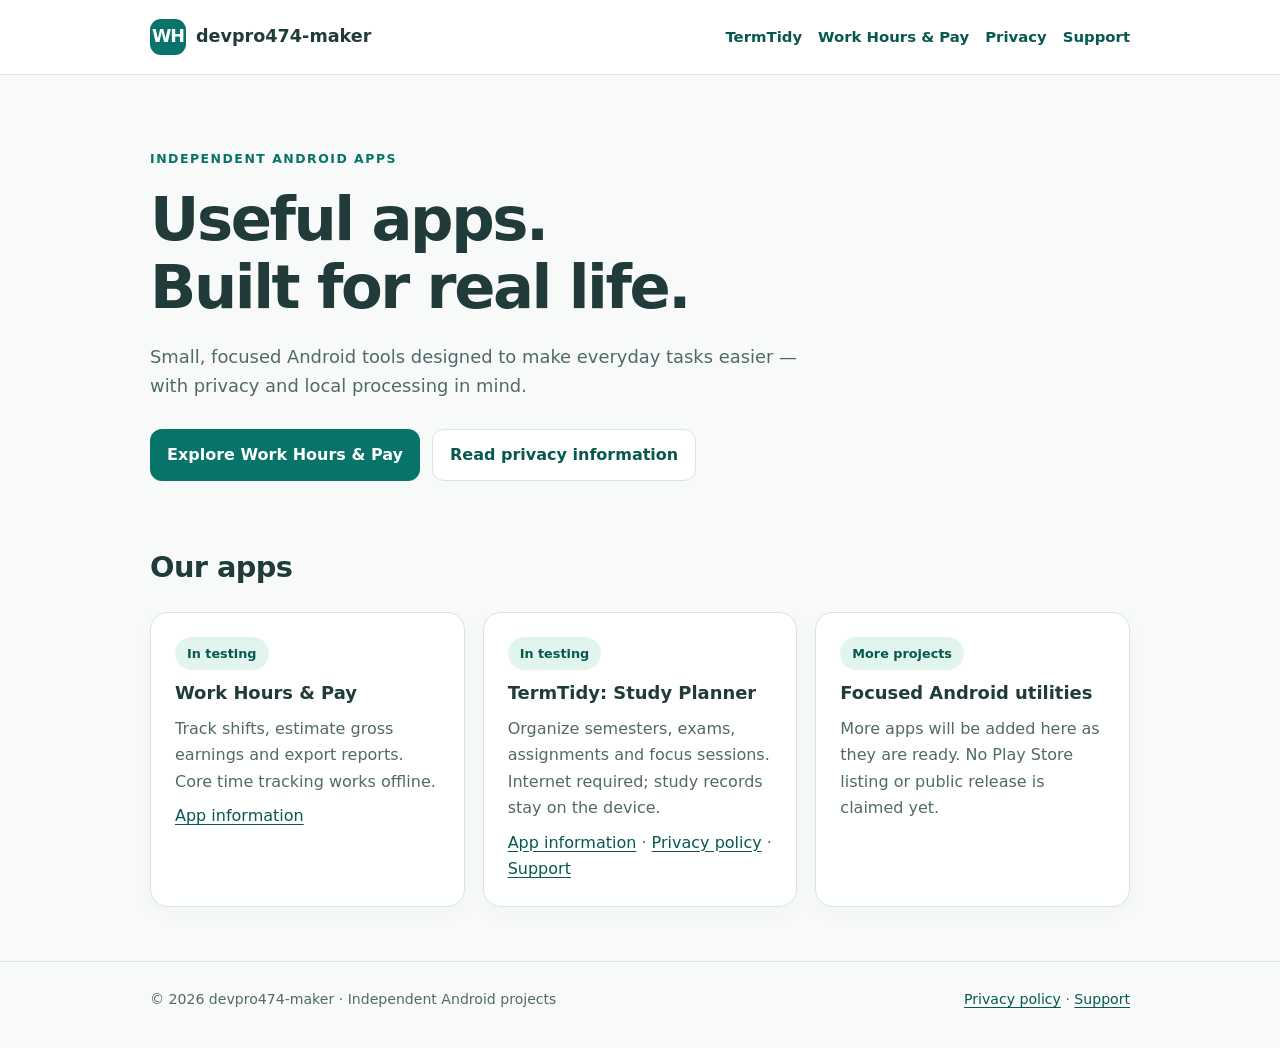
<file: index.html>
<!doctype html>
<html lang="en"><head><meta charset="utf-8"><meta name="viewport" content="width=device-width, initial-scale=1">
<meta name="robots" content="index,follow"><meta name="theme-color" content="#087369"><meta name="description" content="Developer site for Work Hours & Pay and TermTidy: Study Planner.">
<title>Android apps | devpro474-maker</title><link rel="stylesheet" href="assets/site.css"></head>
<body><a class="skip" href="#main">Skip to content</a>
<header><nav class="container" aria-label="Main navigation"><a class="brand" href="index.html"><span class="logo" aria-hidden="true">WH</span>devpro474-maker</a>
<div class="links"><a href="termtidy/">TermTidy</a><a href="work-hours-pay/">Work Hours &amp; Pay</a><a href="work-hours-pay/privacy-policy/">Privacy</a><a href="work-hours-pay/support/">Support</a></div></nav></header>
<main id="main"><section class="hero container"><span class="eyebrow">Independent Android apps</span><h1>Useful apps.<br>Built for real life.</h1>
<p class="lead">Small, focused Android tools designed to make everyday tasks easier — with privacy and local processing in mind.</p>
<div class="actions"><a class="btn" href="work-hours-pay/">Explore Work Hours &amp; Pay</a><a class="btn ghost" href="work-hours-pay/privacy-policy/">Read privacy information</a></div></section>
<section class="container"><h2>Our apps</h2><div class="grid"><article class="card"><span class="tag">In testing</span><h3>Work Hours &amp; Pay</h3>
<p>Track shifts, estimate gross earnings and export reports. Core time tracking works offline.</p><p><a href="work-hours-pay/">App information</a></p></article>
<article class="card"><span class="tag">In testing</span><h3>TermTidy: Study Planner</h3><p>Organize semesters, exams, assignments and focus sessions. Internet required; study records stay on the device.</p><p><a href="termtidy/">App information</a> · <a href="termtidy/privacy-policy/">Privacy policy</a> · <a href="termtidy/support/">Support</a></p></article>
<article class="card"><span class="tag">More projects</span><h3>Focused Android utilities</h3>
<p>More apps will be added here as they are ready. No Play Store listing or public release is claimed yet.</p></article></div></section></main><footer class="footer"><div class="container"><span>© 2026 devpro474-maker · Independent Android projects</span>
<span><a href="work-hours-pay/privacy-policy/">Privacy policy</a> · <a href="work-hours-pay/support/">Support</a></span></div></footer></body></html>
</file>
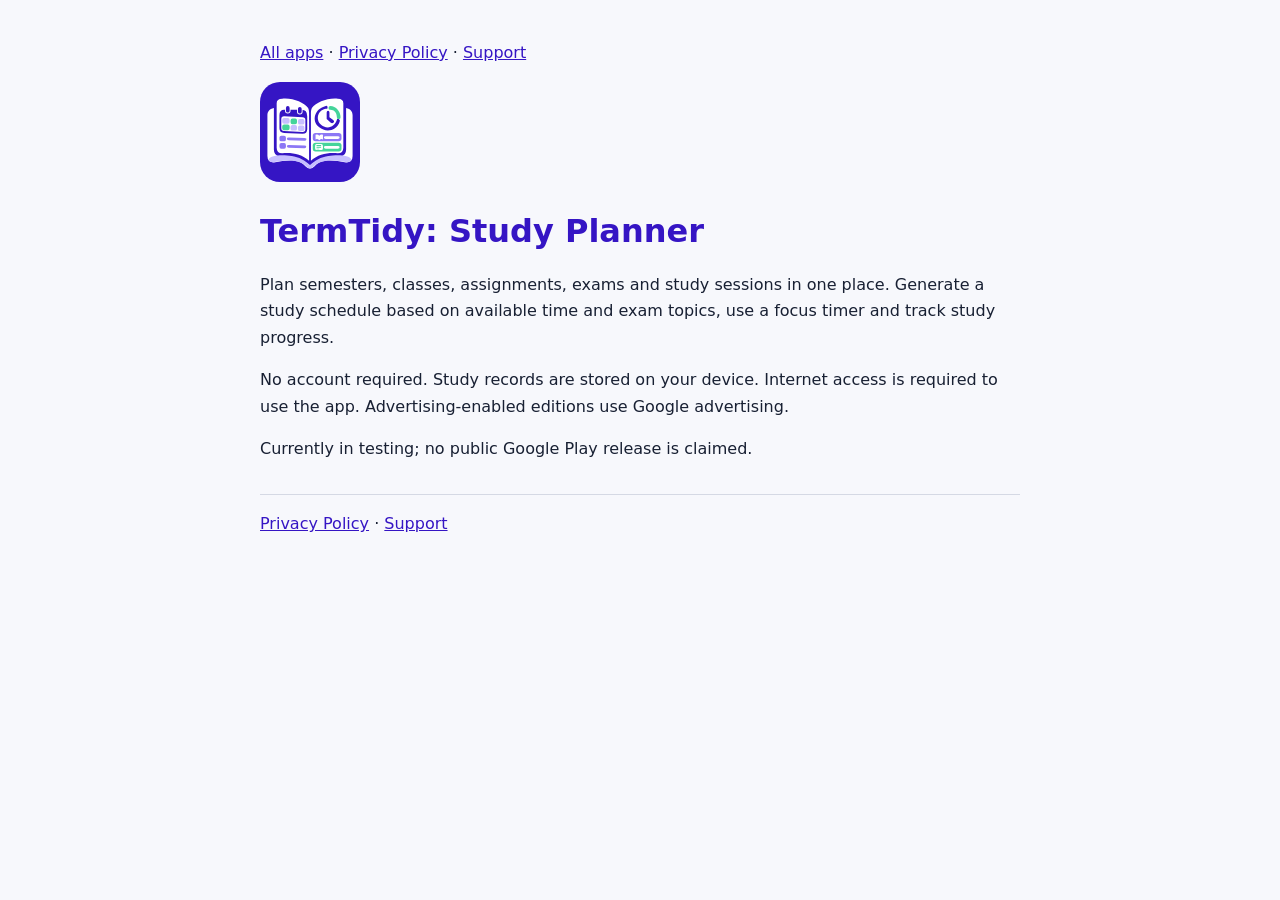
<file: termtidy/index.html>
<!doctype html><html lang="en"><head><meta charset="utf-8"><meta name="viewport" content="width=device-width, initial-scale=1"><title>TermTidy: Study Planner</title><style>body{margin:0;background:#f7f8fc;color:#182033;font:16px/1.65 system-ui,sans-serif}main{max-width:760px;margin:auto;padding:40px 24px 64px}h1,h2,a{color:#3515c4}h1{line-height:1.2}img{border-radius:20px}footer{margin-top:2rem;border-top:1px solid #d5d9e4;padding-top:1rem}a{overflow-wrap:anywhere}</style></head><body><main><nav><a href="../">All apps</a> · <a href="privacy-policy/">Privacy Policy</a> · <a href="support/">Support</a></nav><p><img src="icon.svg" width="100" height="100" alt="TermTidy icon"></p><h1>TermTidy: Study Planner</h1><p>Plan semesters, classes, assignments, exams and study sessions in one place. Generate a study schedule based on available time and exam topics, use a focus timer and track study progress.</p><p>No account required. Study records are stored on your device. Internet access is required to use the app. Advertising-enabled editions use Google advertising.</p><p>Currently in testing; no public Google Play release is claimed.</p><footer><a href="privacy-policy/">Privacy Policy</a> · <a href="support/">Support</a></footer></main></body></html>
</file>
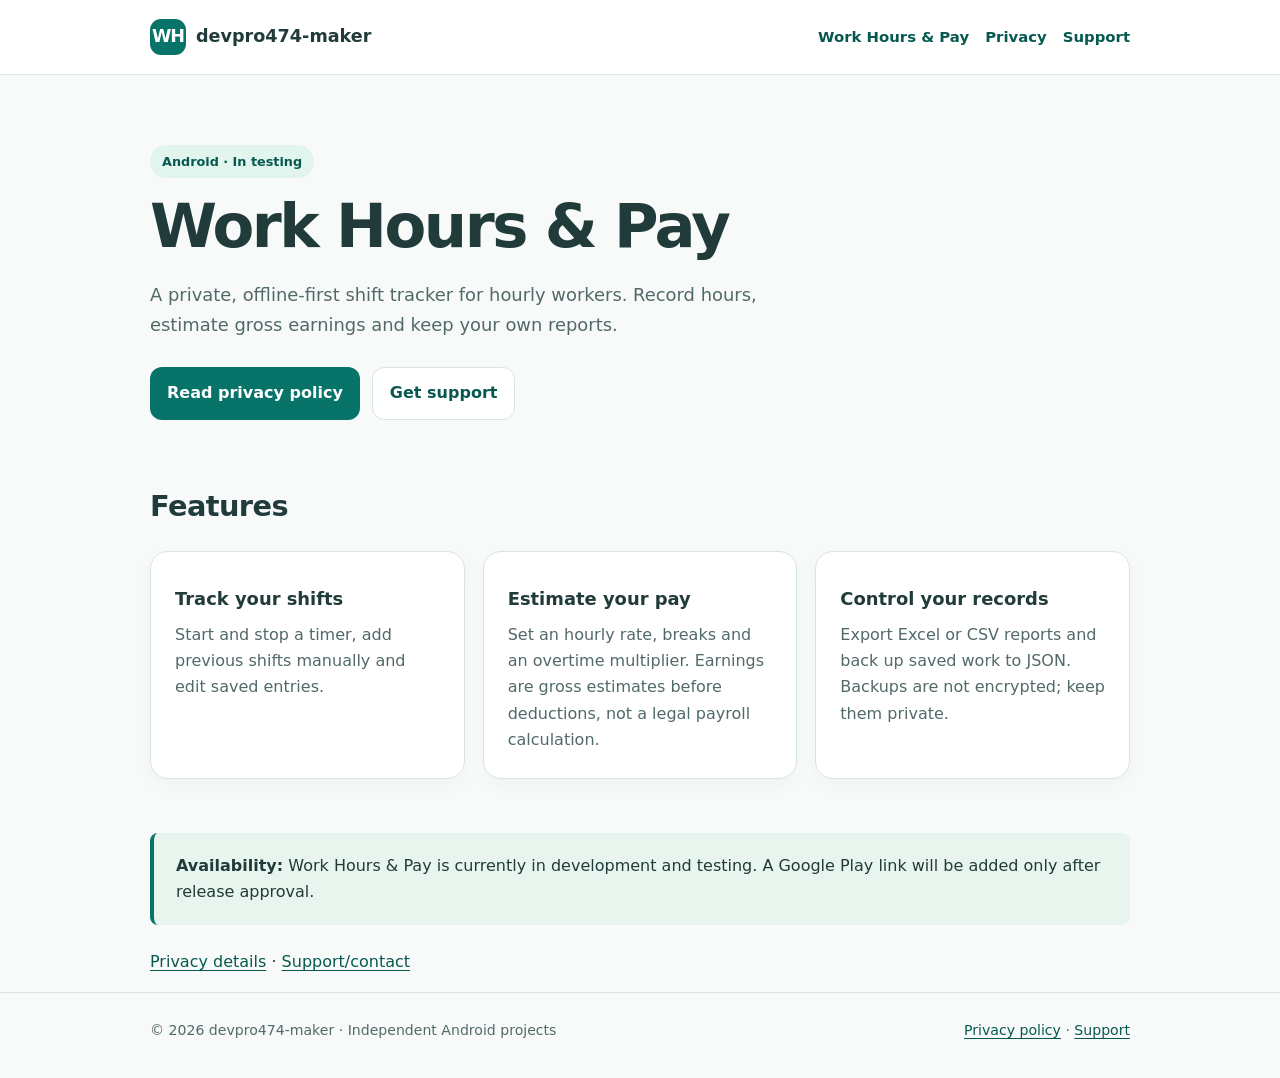
<file: work-hours-pay/index.html>
<!doctype html>
<html lang="en"><head><meta charset="utf-8"><meta name="viewport" content="width=device-width, initial-scale=1">
<meta name="robots" content="index,follow"><meta name="theme-color" content="#087369"><meta name="description" content="Work Hours & Pay: Android offline shift tracking, estimated wages and local exports.">
<title>Work Hours & Pay | devpro474-maker</title><link rel="stylesheet" href="../assets/site.css"></head>
<body><a class="skip" href="#main">Skip to content</a>
<header><nav class="container" aria-label="Main navigation"><a class="brand" href="../index.html"><span class="logo" aria-hidden="true">WH</span>devpro474-maker</a>
<div class="links"><a href="../work-hours-pay/">Work Hours &amp; Pay</a><a href="../work-hours-pay/privacy-policy/">Privacy</a><a href="../work-hours-pay/support/">Support</a></div></nav></header>
<main id="main"><section class="hero container"><span class="tag">Android · In testing</span><h1>Work Hours &amp; Pay</h1>
<p class="lead">A private, offline-first shift tracker for hourly workers. Record hours, estimate gross earnings and keep your own reports.</p>
<div class="actions"><a class="btn" href="privacy-policy/">Read privacy policy</a><a class="btn ghost" href="support/">Get support</a></div></section>
<section class="container"><h2>Features</h2><div class="grid">
<div class="card"><h3>Track your shifts</h3><p>Start and stop a timer, add previous shifts manually and edit saved entries.</p></div>
<div class="card"><h3>Estimate your pay</h3><p>Set an hourly rate, breaks and an overtime multiplier. Earnings are gross estimates before deductions, not a legal payroll calculation.</p></div>
<div class="card"><h3>Control your records</h3><p>Export Excel or CSV reports and back up saved work to JSON. Backups are not encrypted; keep them private.</p></div>
</div><div class="notice"><strong>Availability:</strong> Work Hours &amp; Pay is currently in development and testing. A Google Play link will be added only after release approval.</div>
<p><a href="privacy-policy/">Privacy details</a> · <a href="support/">Support/contact</a></p></section></main><footer class="footer"><div class="container"><span>© 2026 devpro474-maker · Independent Android projects</span>
<span><a href="../work-hours-pay/privacy-policy/">Privacy policy</a> · <a href="../work-hours-pay/support/">Support</a></span></div></footer></body></html>
</file>
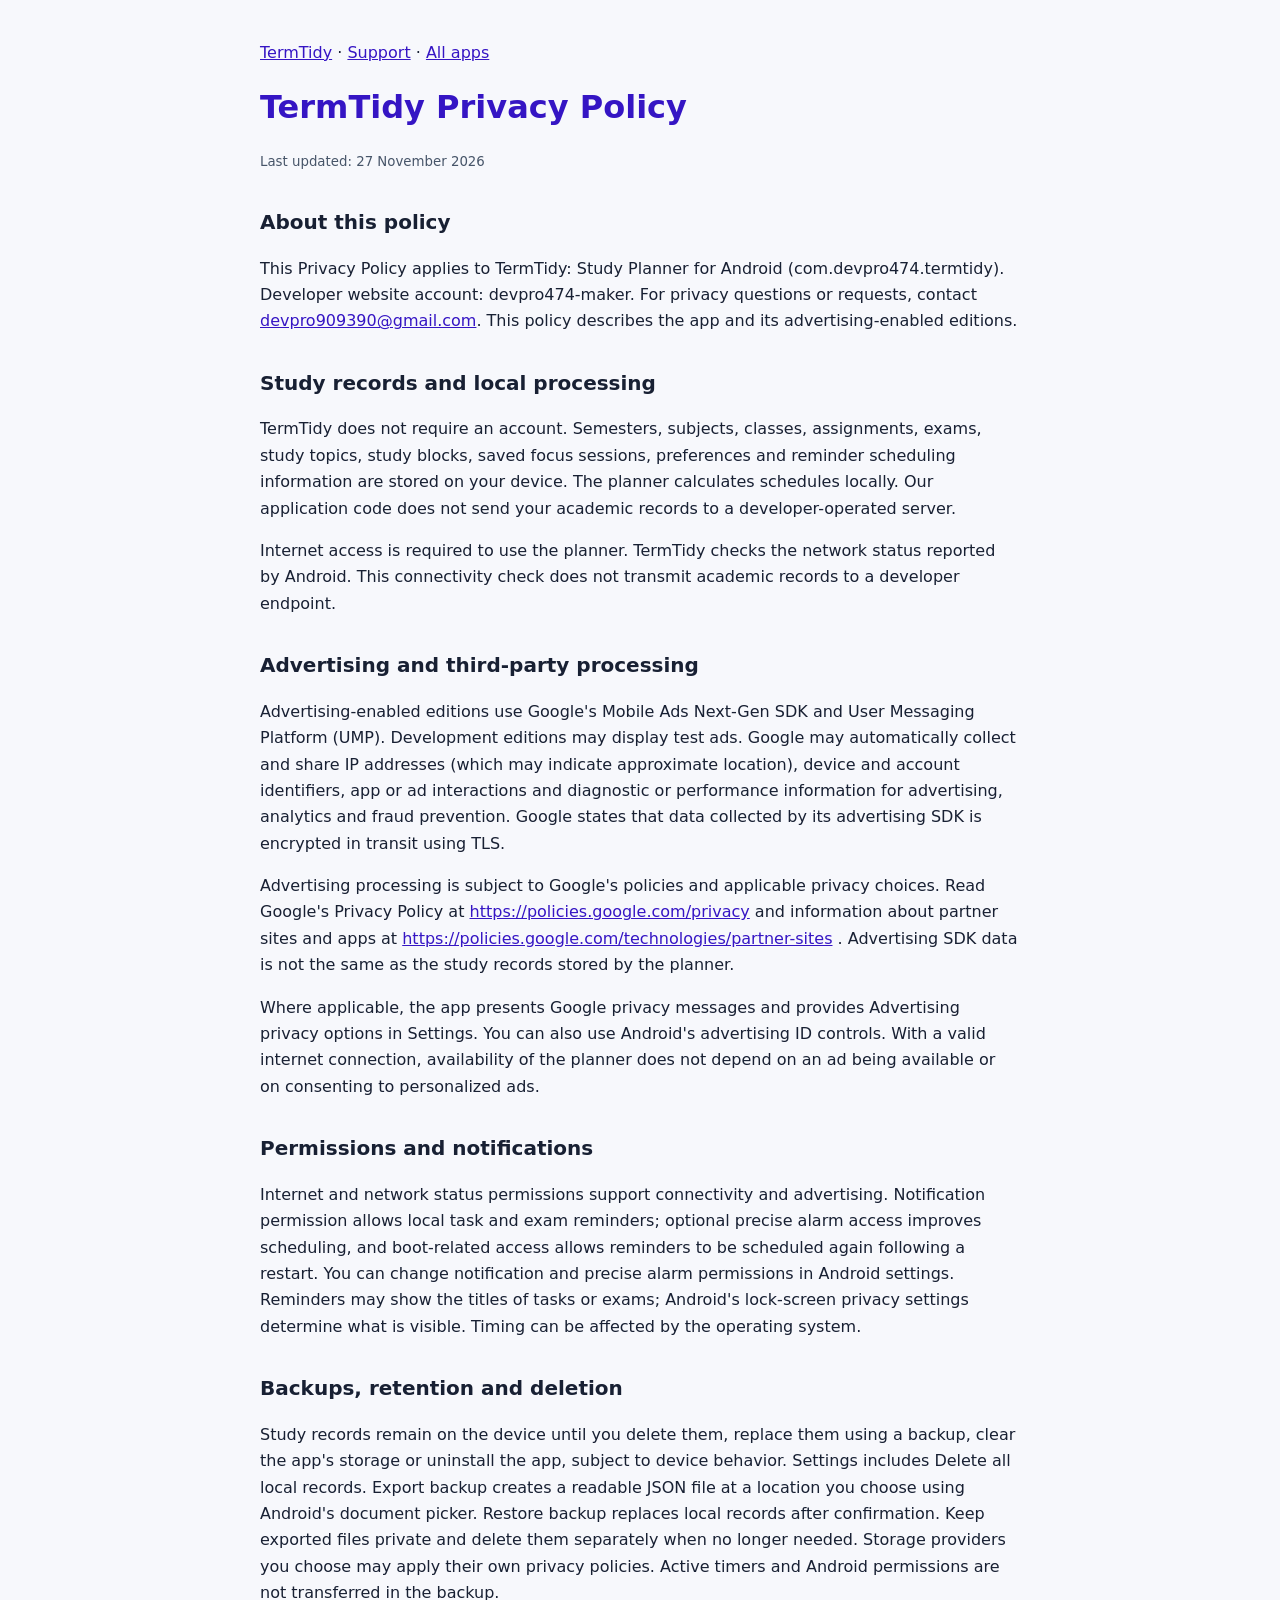
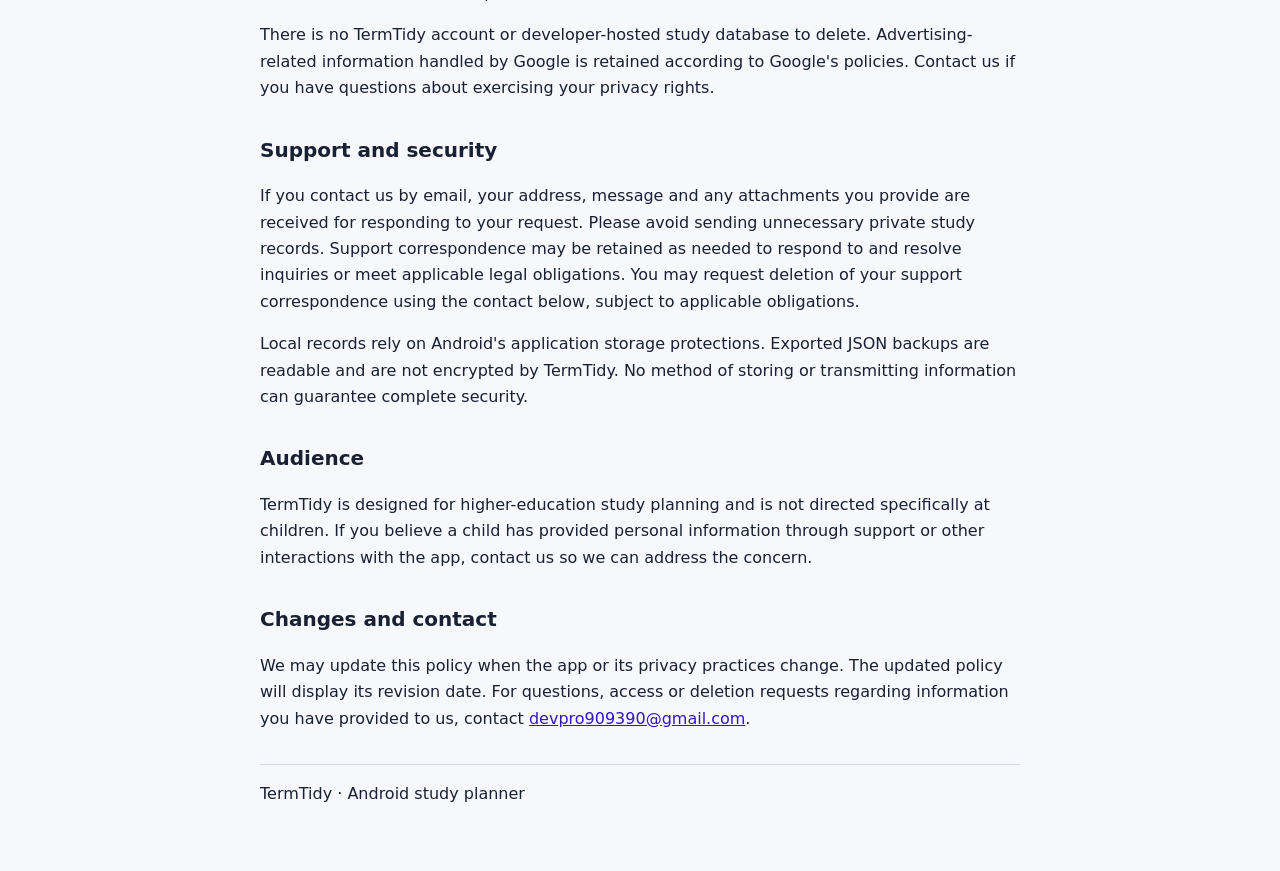
<file: termtidy/privacy-policy/index.html>
<!doctype html>
<html lang="en"><head><meta charset="utf-8"><meta name="viewport" content="width=device-width, initial-scale=1"><title>TermTidy Privacy Policy</title><style>body{margin:0;background:#f7f8fc;color:#182033;font:16px/1.65 system-ui,sans-serif}main{max-width:760px;margin:0 auto;padding:40px 24px 64px}h1{color:#3515c4;line-height:1.2}h2{font-size:1.25rem;margin-top:2rem}a{color:#3515c4;overflow-wrap:anywhere}small{color:#475569}footer{border-top:1px solid #d5d9e4;margin-top:2rem;padding-top:1rem}</style></head><body><main><nav aria-label="TermTidy navigation"><a href="../">TermTidy</a> · <a href="../support/">Support</a> · <a href="../../">All apps</a></nav><h1>TermTidy Privacy Policy</h1><small>Last updated: 27 November 2026</small><section><h2>About this policy</h2><p>This Privacy Policy applies to TermTidy: Study Planner for Android (com.devpro474.termtidy). Developer website account: devpro474-maker. For privacy questions or requests, contact <a href="mailto:devpro909390@gmail.com">devpro909390@gmail.com</a>. This policy describes the app and its advertising-enabled editions.</p></section><section><h2>Study records and local processing</h2><p>TermTidy does not require an account. Semesters, subjects, classes, assignments, exams, study topics, study blocks, saved focus sessions, preferences and reminder scheduling information are stored on your device. The planner calculates schedules locally. Our application code does not send your academic records to a developer-operated server.</p><p>Internet access is required to use the planner. TermTidy checks the network status reported by Android. This connectivity check does not transmit academic records to a developer endpoint.</p></section><section><h2>Advertising and third-party processing</h2><p>Advertising-enabled editions use Google's Mobile Ads Next-Gen SDK and User Messaging Platform (UMP). Development editions may display test ads. Google may automatically collect and share IP addresses (which may indicate approximate location), device and account identifiers, app or ad interactions and diagnostic or performance information for advertising, analytics and fraud prevention. Google states that data collected by its advertising SDK is encrypted in transit using TLS.</p><p>Advertising processing is subject to Google's policies and applicable privacy choices. Read Google's Privacy Policy at <a href="https://policies.google.com/privacy">https://policies.google.com/privacy</a> and information about partner sites and apps at <a href="https://policies.google.com/technologies/partner-sites">https://policies.google.com/technologies/partner-sites</a> . Advertising SDK data is not the same as the study records stored by the planner.</p><p>Where applicable, the app presents Google privacy messages and provides Advertising privacy options in Settings. You can also use Android's advertising ID controls. With a valid internet connection, availability of the planner does not depend on an ad being available or on consenting to personalized ads.</p></section><section><h2>Permissions and notifications</h2><p>Internet and network status permissions support connectivity and advertising. Notification permission allows local task and exam reminders; optional precise alarm access improves scheduling, and boot-related access allows reminders to be scheduled again following a restart. You can change notification and precise alarm permissions in Android settings. Reminders may show the titles of tasks or exams; Android's lock-screen privacy settings determine what is visible. Timing can be affected by the operating system.</p></section><section><h2>Backups, retention and deletion</h2><p>Study records remain on the device until you delete them, replace them using a backup, clear the app's storage or uninstall the app, subject to device behavior. Settings includes Delete all local records. Export backup creates a readable JSON file at a location you choose using Android's document picker. Restore backup replaces local records after confirmation. Keep exported files private and delete them separately when no longer needed. Storage providers you choose may apply their own privacy policies. Active timers and Android permissions are not transferred in the backup.</p><p>There is no TermTidy account or developer-hosted study database to delete. Advertising-related information handled by Google is retained according to Google's policies. Contact us if you have questions about exercising your privacy rights.</p></section><section><h2>Support and security</h2><p>If you contact us by email, your address, message and any attachments you provide are received for responding to your request. Please avoid sending unnecessary private study records. Support correspondence may be retained as needed to respond to and resolve inquiries or meet applicable legal obligations. You may request deletion of your support correspondence using the contact below, subject to applicable obligations.</p><p>Local records rely on Android's application storage protections. Exported JSON backups are readable and are not encrypted by TermTidy. No method of storing or transmitting information can guarantee complete security.</p></section><section><h2>Audience</h2><p>TermTidy is designed for higher-education study planning and is not directed specifically at children. If you believe a child has provided personal information through support or other interactions with the app, contact us so we can address the concern.</p></section><section><h2>Changes and contact</h2><p>We may update this policy when the app or its privacy practices change. The updated policy will display its revision date. For questions, access or deletion requests regarding information you have provided to us, contact <a href="mailto:devpro909390@gmail.com">devpro909390@gmail.com</a>.</p></section><footer>TermTidy · Android study planner</footer></main></body></html>
</file>
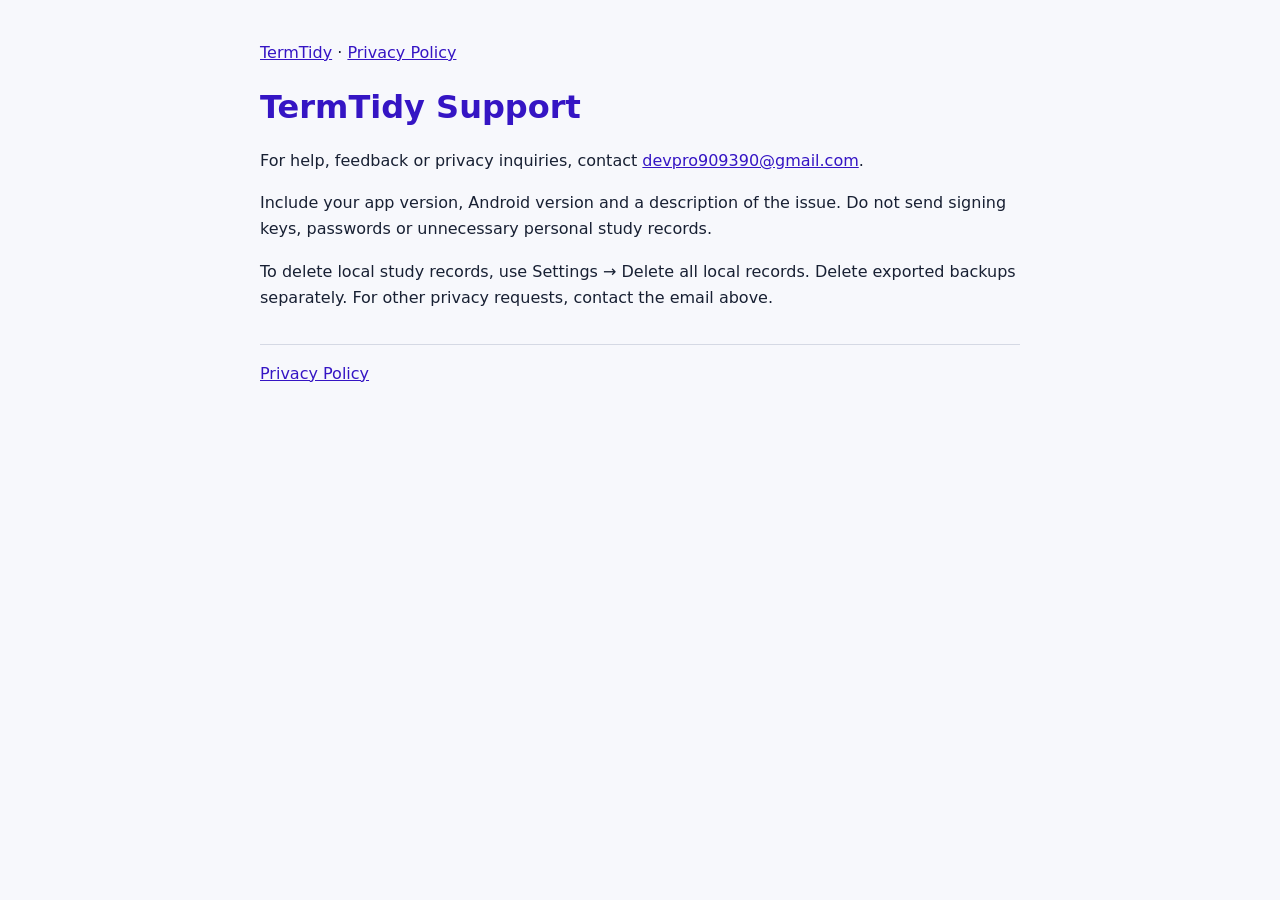
<file: termtidy/support/index.html>
<!doctype html><html lang="en"><head><meta charset="utf-8"><meta name="viewport" content="width=device-width, initial-scale=1"><title>TermTidy Support</title><style>body{margin:0;background:#f7f8fc;color:#182033;font:16px/1.65 system-ui,sans-serif}main{max-width:760px;margin:auto;padding:40px 24px 64px}h1,h2,a{color:#3515c4}h1{line-height:1.2}img{border-radius:20px}footer{margin-top:2rem;border-top:1px solid #d5d9e4;padding-top:1rem}a{overflow-wrap:anywhere}</style></head><body><main><nav><a href="../">TermTidy</a> · <a href="../privacy-policy/">Privacy Policy</a></nav><h1>TermTidy Support</h1><p>For help, feedback or privacy inquiries, contact <a href="mailto:devpro909390@gmail.com">devpro909390@gmail.com</a>.</p><p>Include your app version, Android version and a description of the issue. Do not send signing keys, passwords or unnecessary personal study records.</p><p>To delete local study records, use Settings → Delete all local records. Delete exported backups separately. For other privacy requests, contact the email above.</p><footer><a href="../privacy-policy/">Privacy Policy</a></footer></main></body></html>
</file>
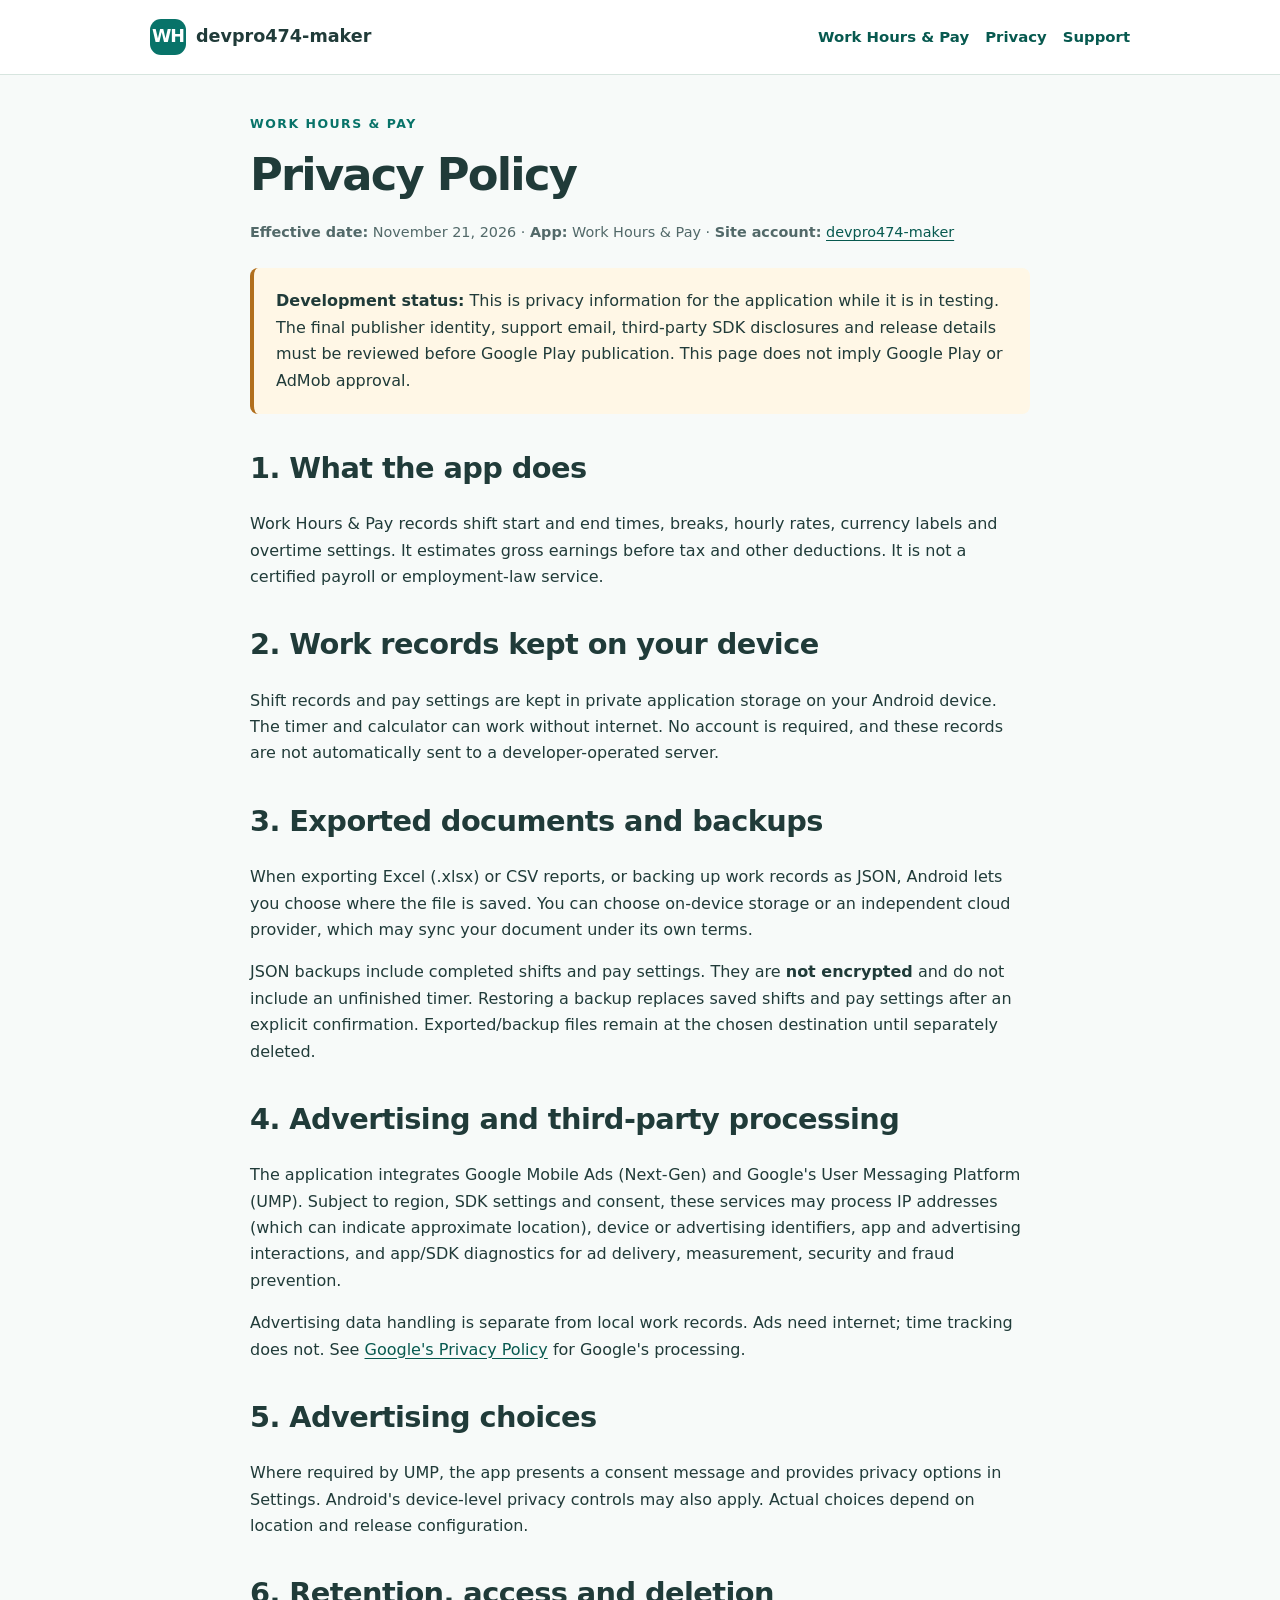
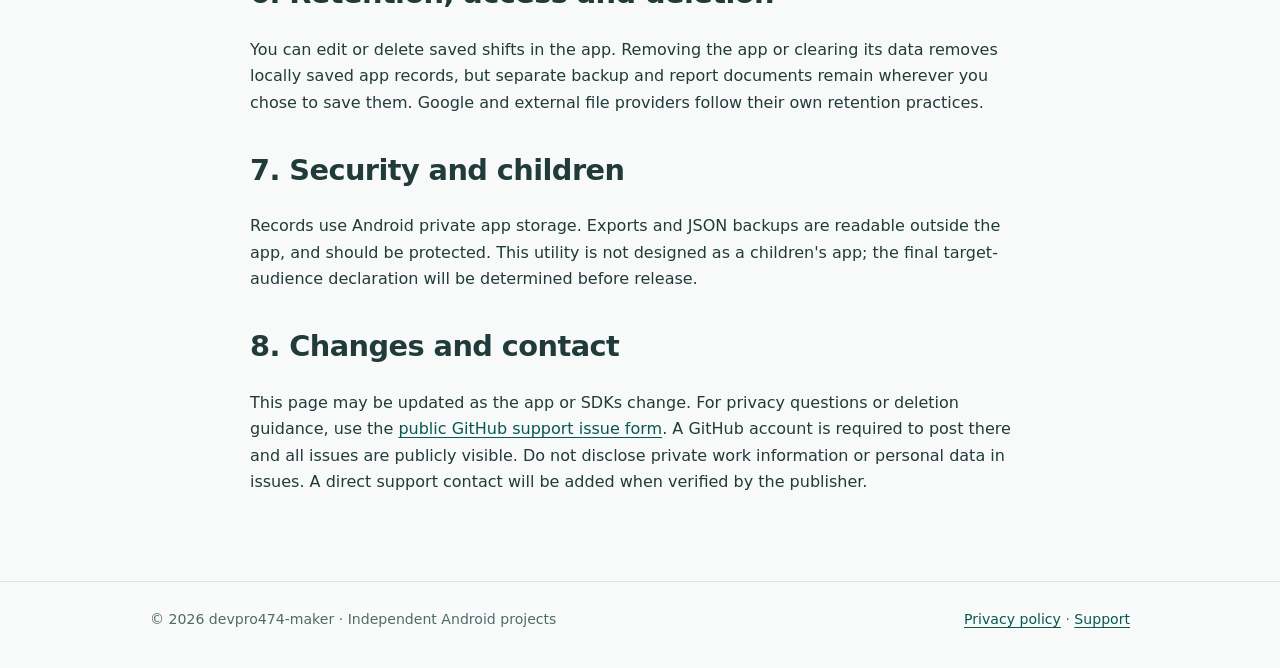
<file: work-hours-pay/privacy-policy/index.html>
<!doctype html>
<html lang="en"><head><meta charset="utf-8"><meta name="viewport" content="width=device-width, initial-scale=1">
<meta name="robots" content="index,follow"><meta name="theme-color" content="#087369"><meta name="description" content="Work Hours & Pay Android privacy policy and data processing information.">
<title>Work Hours & Pay privacy policy | devpro474-maker</title><link rel="stylesheet" href="../../assets/site.css"></head>
<body><a class="skip" href="#main">Skip to content</a>
<header><nav class="container" aria-label="Main navigation"><a class="brand" href="../../index.html"><span class="logo" aria-hidden="true">WH</span>devpro474-maker</a>
<div class="links"><a href="../../work-hours-pay/">Work Hours &amp; Pay</a><a href="../../work-hours-pay/privacy-policy/">Privacy</a><a href="../../work-hours-pay/support/">Support</a></div></nav></header>
<main id="main"><section class="container prose"><span class="eyebrow">Work Hours &amp; Pay</span><h1>Privacy Policy</h1>
<p class="meta"><strong>Effective date:</strong> November 21, 2026 · <strong>App:</strong> Work Hours &amp; Pay · <strong>Site account:</strong> <a href="https://github.com/devpro474-maker">devpro474-maker</a></p>
<div class="notice warning"><strong>Development status:</strong> This is privacy information for the application while it is in testing. The final publisher identity, support email, third-party SDK disclosures and release details must be reviewed before Google Play publication. This page does not imply Google Play or AdMob approval.</div>
<h2>1. What the app does</h2><p>Work Hours &amp; Pay records shift start and end times, breaks, hourly rates, currency labels and overtime settings. It estimates gross earnings before tax and other deductions. It is not a certified payroll or employment-law service.</p>
<h2>2. Work records kept on your device</h2><p>Shift records and pay settings are kept in private application storage on your Android device. The timer and calculator can work without internet. No account is required, and these records are not automatically sent to a developer-operated server.</p>
<h2>3. Exported documents and backups</h2><p>When exporting Excel (.xlsx) or CSV reports, or backing up work records as JSON, Android lets you choose where the file is saved. You can choose on-device storage or an independent cloud provider, which may sync your document under its own terms.</p>
<p>JSON backups include completed shifts and pay settings. They are <strong>not encrypted</strong> and do not include an unfinished timer. Restoring a backup replaces saved shifts and pay settings after an explicit confirmation. Exported/backup files remain at the chosen destination until separately deleted.</p>
<h2>4. Advertising and third-party processing</h2><p>The application integrates Google Mobile Ads (Next-Gen) and Google's User Messaging Platform (UMP). Subject to region, SDK settings and consent, these services may process IP addresses (which can indicate approximate location), device or advertising identifiers, app and advertising interactions, and app/SDK diagnostics for ad delivery, measurement, security and fraud prevention.</p>
<p>Advertising data handling is separate from local work records. Ads need internet; time tracking does not. See <a href="https://policies.google.com/privacy" rel="noopener noreferrer">Google's Privacy Policy</a> for Google's processing.</p>
<h2>5. Advertising choices</h2><p>Where required by UMP, the app presents a consent message and provides privacy options in Settings. Android's device-level privacy controls may also apply. Actual choices depend on location and release configuration.</p>
<h2>6. Retention, access and deletion</h2><p>You can edit or delete saved shifts in the app. Removing the app or clearing its data removes locally saved app records, but separate backup and report documents remain wherever you chose to save them. Google and external file providers follow their own retention practices.</p>
<h2>7. Security and children</h2><p>Records use Android private app storage. Exports and JSON backups are readable outside the app, and should be protected. This utility is not designed as a children's app; the final target-audience declaration will be determined before release.</p>
<h2>8. Changes and contact</h2><p>This page may be updated as the app or SDKs change. For privacy questions or deletion guidance, use the <a href="https://github.com/devpro474-maker/devpro474-maker.github.io/issues/new" rel="noopener noreferrer">public GitHub support issue form</a>. A GitHub account is required to post there and all issues are publicly visible. Do not disclose private work information or personal data in issues. A direct support contact will be added when verified by the publisher.</p>
</section></main><footer class="footer"><div class="container"><span>© 2026 devpro474-maker · Independent Android projects</span>
<span><a href="../../work-hours-pay/privacy-policy/">Privacy policy</a> · <a href="../../work-hours-pay/support/">Support</a></span></div></footer></body></html>
</file>
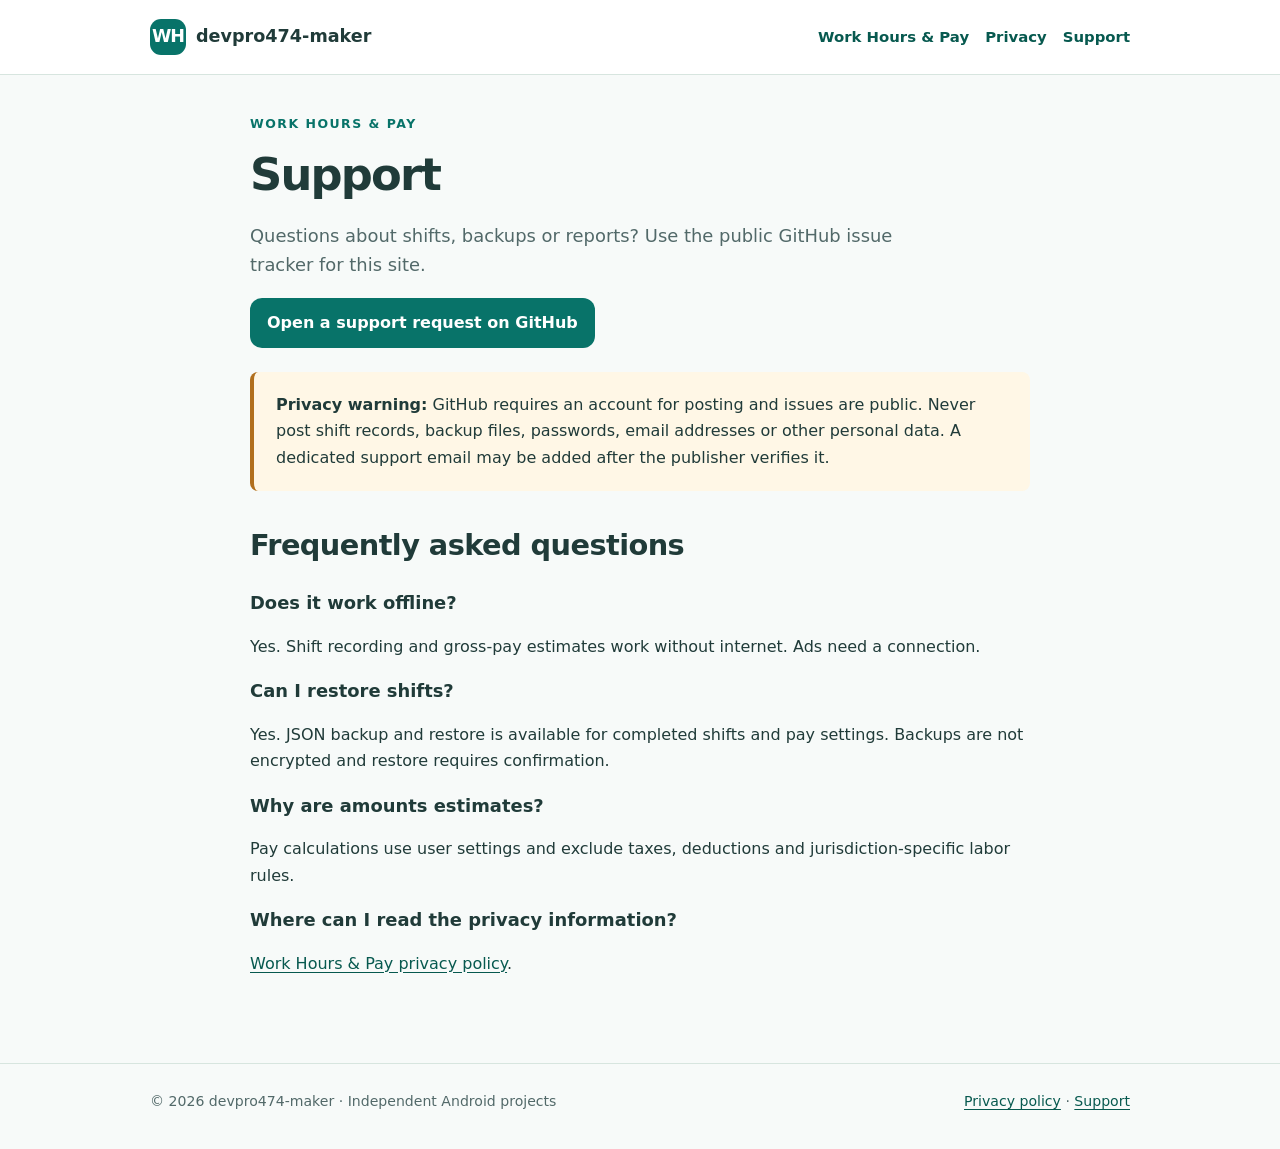
<file: work-hours-pay/support/index.html>
<!doctype html>
<html lang="en"><head><meta charset="utf-8"><meta name="viewport" content="width=device-width, initial-scale=1">
<meta name="robots" content="index,follow"><meta name="theme-color" content="#087369"><meta name="description" content="Work Hours & Pay help and support information.">
<title>Work Hours & Pay support | devpro474-maker</title><link rel="stylesheet" href="../../assets/site.css"></head>
<body><a class="skip" href="#main">Skip to content</a>
<header><nav class="container" aria-label="Main navigation"><a class="brand" href="../../index.html"><span class="logo" aria-hidden="true">WH</span>devpro474-maker</a>
<div class="links"><a href="../../work-hours-pay/">Work Hours &amp; Pay</a><a href="../../work-hours-pay/privacy-policy/">Privacy</a><a href="../../work-hours-pay/support/">Support</a></div></nav></header>
<main id="main"><section class="container prose"><span class="eyebrow">Work Hours &amp; Pay</span><h1>Support</h1>
<p class="lead">Questions about shifts, backups or reports? Use the public GitHub issue tracker for this site.</p>
<p><a class="btn" href="https://github.com/devpro474-maker/devpro474-maker.github.io/issues/new" rel="noopener noreferrer">Open a support request on GitHub</a></p>
<div class="notice warning"><strong>Privacy warning:</strong> GitHub requires an account for posting and issues are public. Never post shift records, backup files, passwords, email addresses or other personal data. A dedicated support email may be added after the publisher verifies it.</div>
<h2>Frequently asked questions</h2>
<h3>Does it work offline?</h3><p>Yes. Shift recording and gross-pay estimates work without internet. Ads need a connection.</p>
<h3>Can I restore shifts?</h3><p>Yes. JSON backup and restore is available for completed shifts and pay settings. Backups are not encrypted and restore requires confirmation.</p>
<h3>Why are amounts estimates?</h3><p>Pay calculations use user settings and exclude taxes, deductions and jurisdiction-specific labor rules.</p>
<h3>Where can I read the privacy information?</h3><p><a href="../privacy-policy/">Work Hours &amp; Pay privacy policy</a>.</p></section></main><footer class="footer"><div class="container"><span>© 2026 devpro474-maker · Independent Android projects</span>
<span><a href="../../work-hours-pay/privacy-policy/">Privacy policy</a> · <a href="../../work-hours-pay/support/">Support</a></span></div></footer></body></html>
</file>
<file: assets/site.css>
:root{color-scheme:light;--teal:#087369;--teal-dark:#07594f;--ink:#203b39;--muted:#526969;--bg:#f7faf9;--card:#fff;--line:#d7e5df;--accent:#e1f5ee;font-family:system-ui,-apple-system,"Segoe UI",Roboto,Arial,sans-serif}
*{box-sizing:border-box}html{scroll-behavior:smooth}body{margin:0;background:var(--bg);color:var(--ink);line-height:1.65}
a{color:var(--teal-dark);text-underline-offset:3px}a:hover{color:#084c46}a:focus-visible{outline:3px solid var(--teal);outline-offset:4px;border-radius:3px}
.container{width:min(100% - 36px,980px);margin:auto}.skip{position:absolute;top:-90px;left:8px;background:#fff;padding:10px;z-index:99}.skip:focus{top:8px}
header{border-bottom:1px solid var(--line);background:#fff}nav{display:flex;align-items:center;justify-content:space-between;gap:14px;min-height:74px;flex-wrap:wrap}nav .brand{display:inline-flex;align-items:center;gap:10px;font-size:1.1rem;font-weight:800;text-decoration:none;color:var(--ink)}.logo{display:inline-grid;place-items:center;width:36px;height:36px;border-radius:11px;background:var(--teal);color:#fff;font-weight:850;letter-spacing:-1px}
nav .links{display:flex;gap:16px;flex-wrap:wrap;font-size:.93rem}nav .links a{text-decoration:none;font-weight:650}.hero{padding:70px 0 44px}.eyebrow{text-transform:uppercase;letter-spacing:.12em;font-weight:800;font-size:.78rem;color:var(--teal)}h1{font-size:clamp(2.1rem,6vw,3.8rem);letter-spacing:-.04em;line-height:1.12;margin:14px 0 20px}h2{font-size:clamp(1.36rem,3vw,1.8rem);line-height:1.3;letter-spacing:-.02em}h3{font-size:1.12rem;margin:8px 0}.lead{font-size:1.12rem;max-width:670px;color:var(--muted)}.tag{display:inline-block;background:var(--accent);color:var(--teal-dark);padding:6px 12px;border-radius:99px;font-size:.8rem;font-weight:700}.btn{display:inline-flex;align-items:center;gap:8px;border-radius:12px;padding:12px 17px;font-weight:750;text-decoration:none;background:var(--teal);color:white}.btn:hover{background:var(--teal-dark);color:#fff}.btn.ghost{background:white;color:var(--teal-dark);border:1px solid var(--line)}.actions{display:flex;gap:12px;flex-wrap:wrap;margin-top:28px}
.grid{display:grid;grid-template-columns:repeat(auto-fit,minmax(245px,1fr));gap:18px;margin:26px 0 54px}.card{padding:24px;border:1px solid var(--line);border-radius:18px;background:var(--card);box-shadow:0 6px 18px #194f3f08}.card p{color:var(--muted);margin:8px 0 0}.notice{background:#e8f5ee;padding:20px 22px;border-left:4px solid var(--teal);border-radius:8px;margin:24px 0}.notice.warning{background:#fff7e6;border-color:#b16f1d}
.prose{max-width:780px;padding:35px 0 70px}.prose h1{font-size:clamp(2rem,5vw,2.8rem)}.prose h2{margin-top:36px}.prose ul{padding-left:1.3rem}.prose li{margin-bottom:7px}.meta{color:var(--muted);font-size:.9rem}.footer{padding:26px 0 36px;border-top:1px solid var(--line);font-size:.88rem;color:var(--muted)}.footer .container{display:flex;align-items:flex-start;justify-content:space-between;gap:10px;flex-wrap:wrap}
@media(max-width:620px){.hero{padding:45px 0 28px}.container{width:min(100% - 28px,980px)}nav{padding:12px 0;align-items:flex-start}nav .links{gap:12px}.grid{grid-template-columns:1fr}.prose{padding-top:24px}}
</file>
